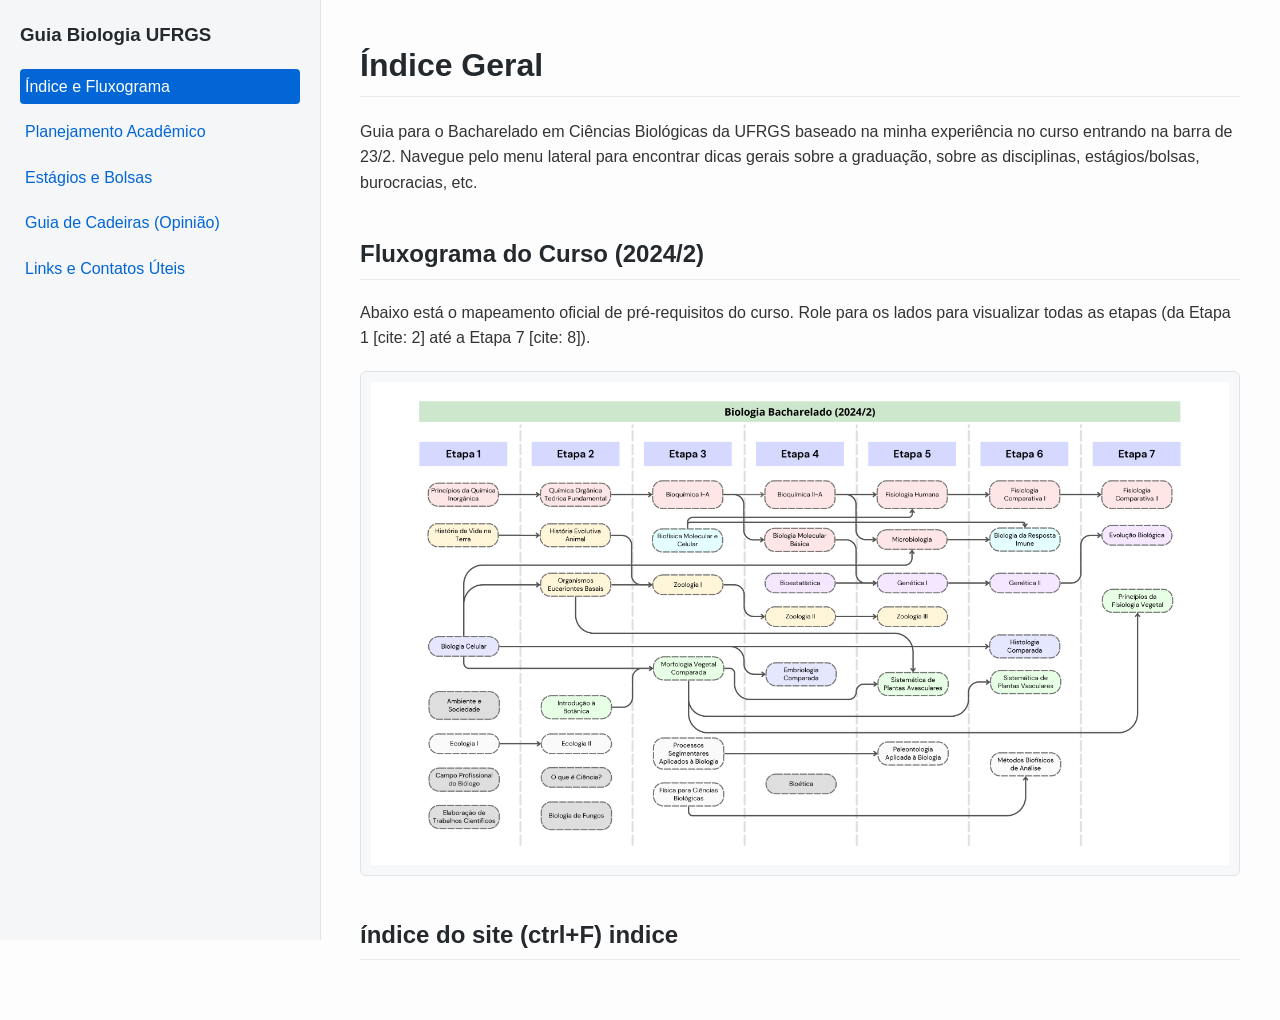
<file: index.html>
<!DOCTYPE html>
<html lang="pt-BR">
<head>
    <meta charset="UTF-8">
    <meta name="viewport" content="width=device-width, initial-scale=1.0">
    <title>Guia Biologia UFRGS - Índice</title>
    <link rel="stylesheet" href="style.css">

</head>
<body>
    <button class="menu-toggle" id="btnMenu">☰ Menu</button>
    <div class="sidebar">
        <h3>Guia Biologia UFRGS</h3>
        <ul>
            <li><a href="index.html" class="active">Índice e Fluxograma</a></li>
            <li><a href="planejamento.html">Planejamento Acadêmico</a></li>
            <li><a href="estagios.html">Estágios e Bolsas</a></li>
            <li><a href="cadeiras.html">Guia de Cadeiras (Opinião)</a></li>
            <li><a href="contatos.html">Links e Contatos Úteis</a></li>
        </ul>
    </div>

    <div class="content">
        <h1>Índice Geral</h1>
        <p>Guia para o Bacharelado em Ciências Biológicas da UFRGS baseado na minha experiência no curso entrando na barra de 23/2. Navegue pelo menu lateral para encontrar dicas gerais sobre a graduação, sobre as disciplinas, estágios/bolsas, burocracias, etc.</p>

        <h2>Fluxograma do Curso (2024/2)</h2>
        <p>Abaixo está o mapeamento oficial de pré-requisitos do curso. Role para os lados para visualizar todas as etapas (da Etapa 1 [cite: 2] até a Etapa 7 [cite: 8]).</p>
        
        <div class="flowchart-container">
            <img src="FluxogramaBiologiaBacharelado.jpg" alt="Fluxograma de pré-requisitos Biologia UFRGS Bacharelado 2024/2">
        </div>
        <h2>
            índice do site (ctrl+F)
            <span>indice</span>
        </h2>
    </div>

</body>
</html>
</file>
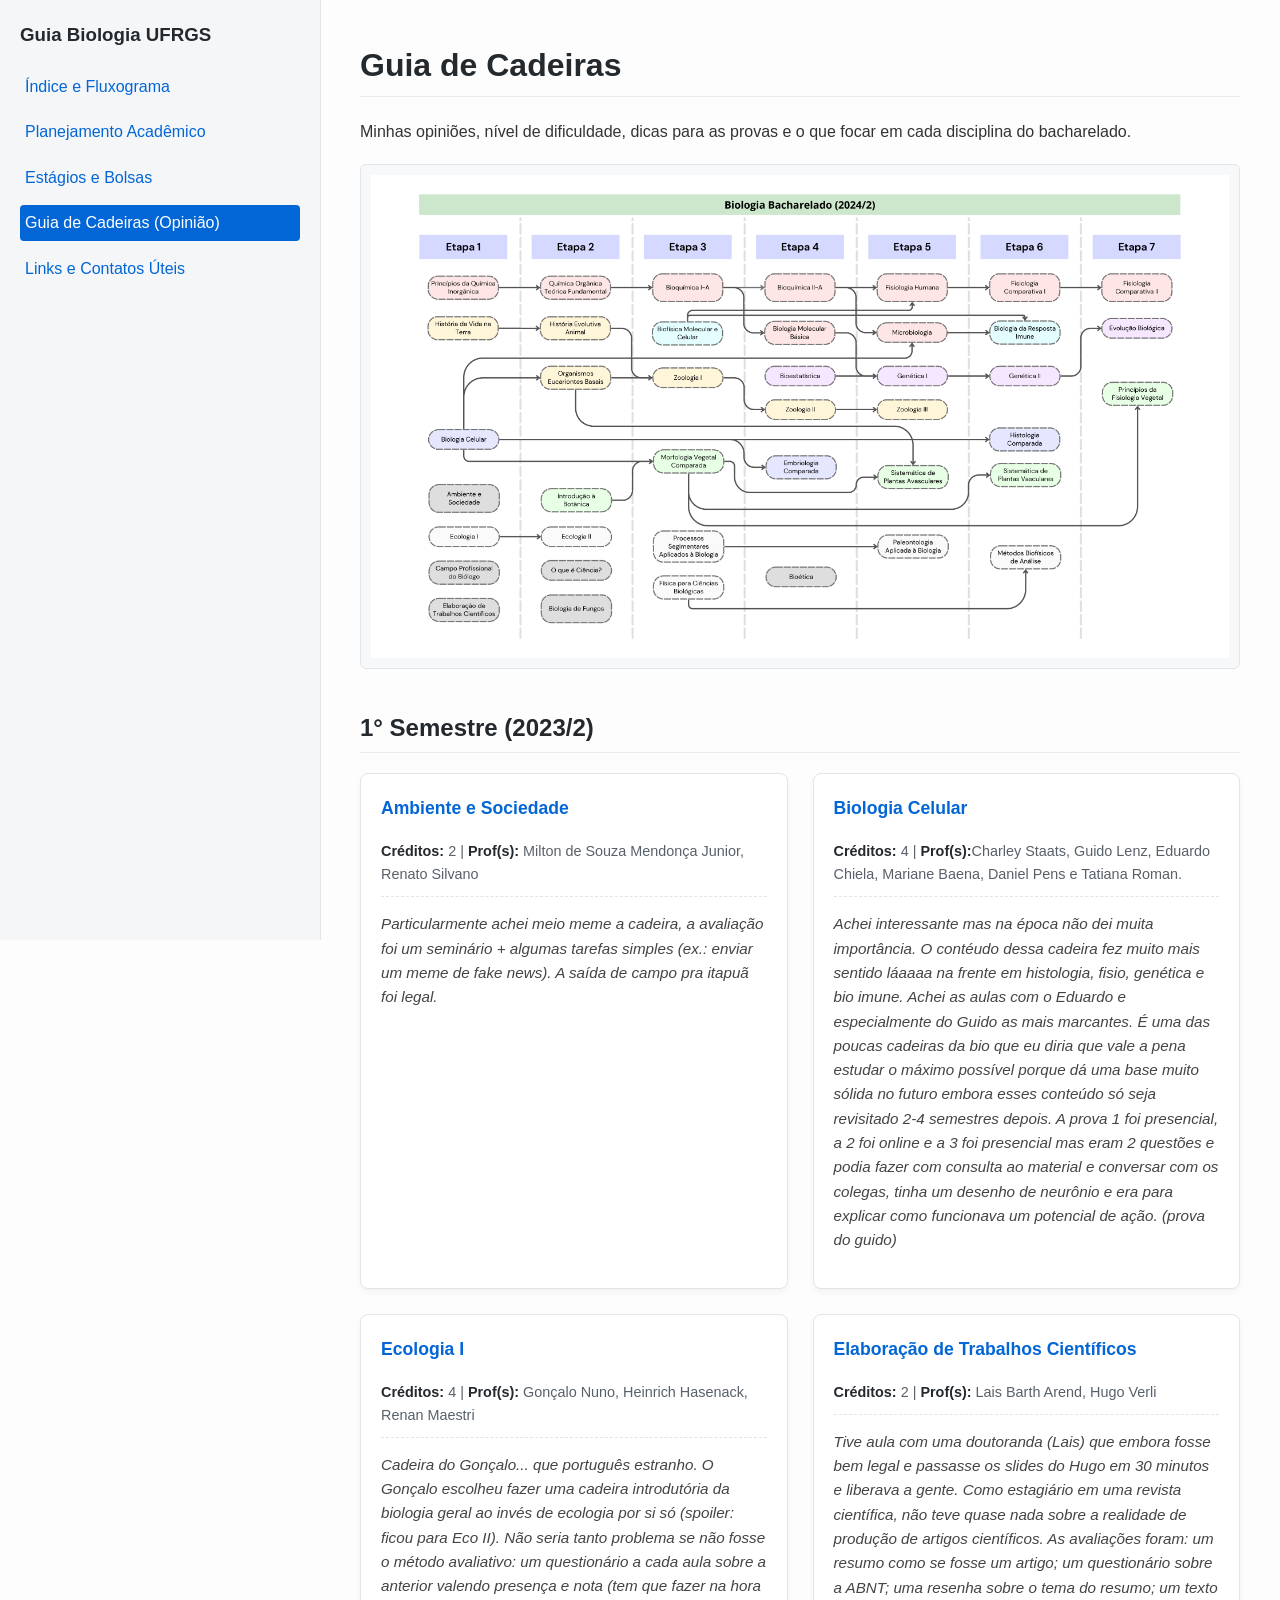
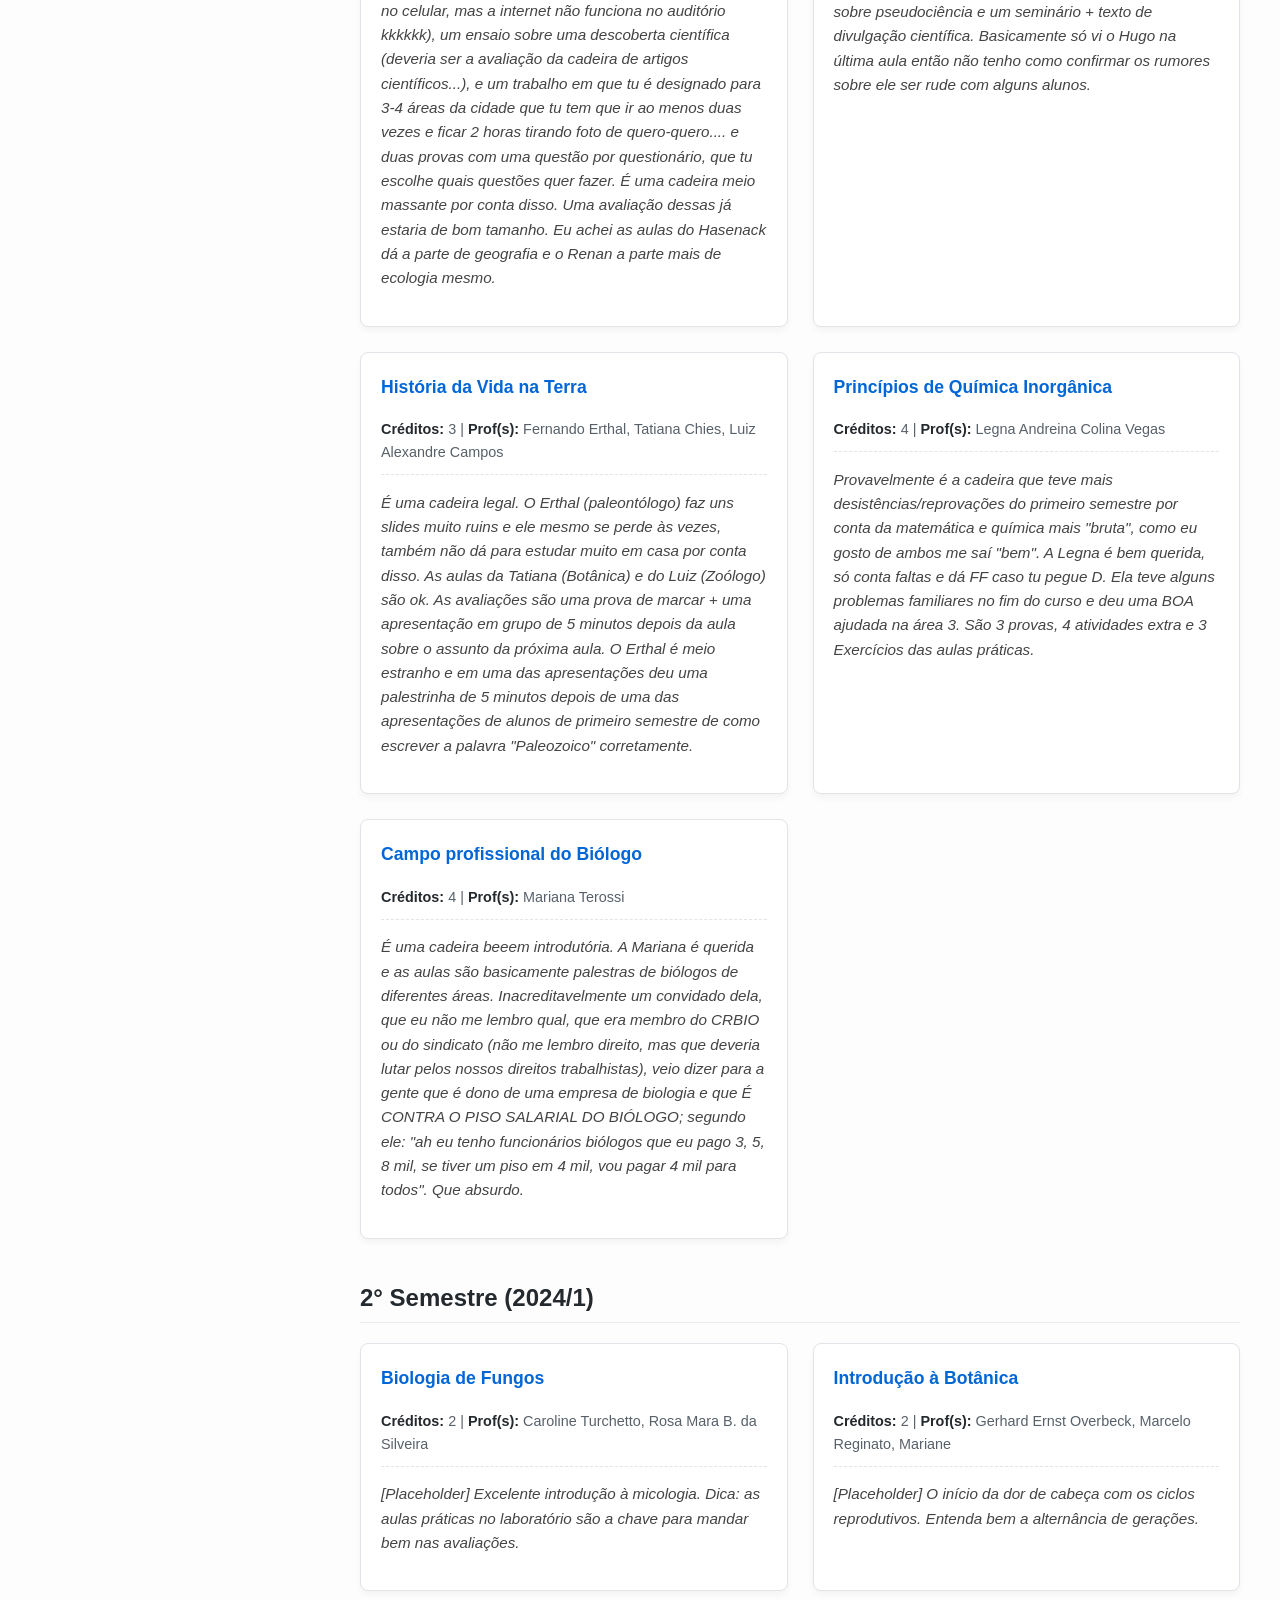
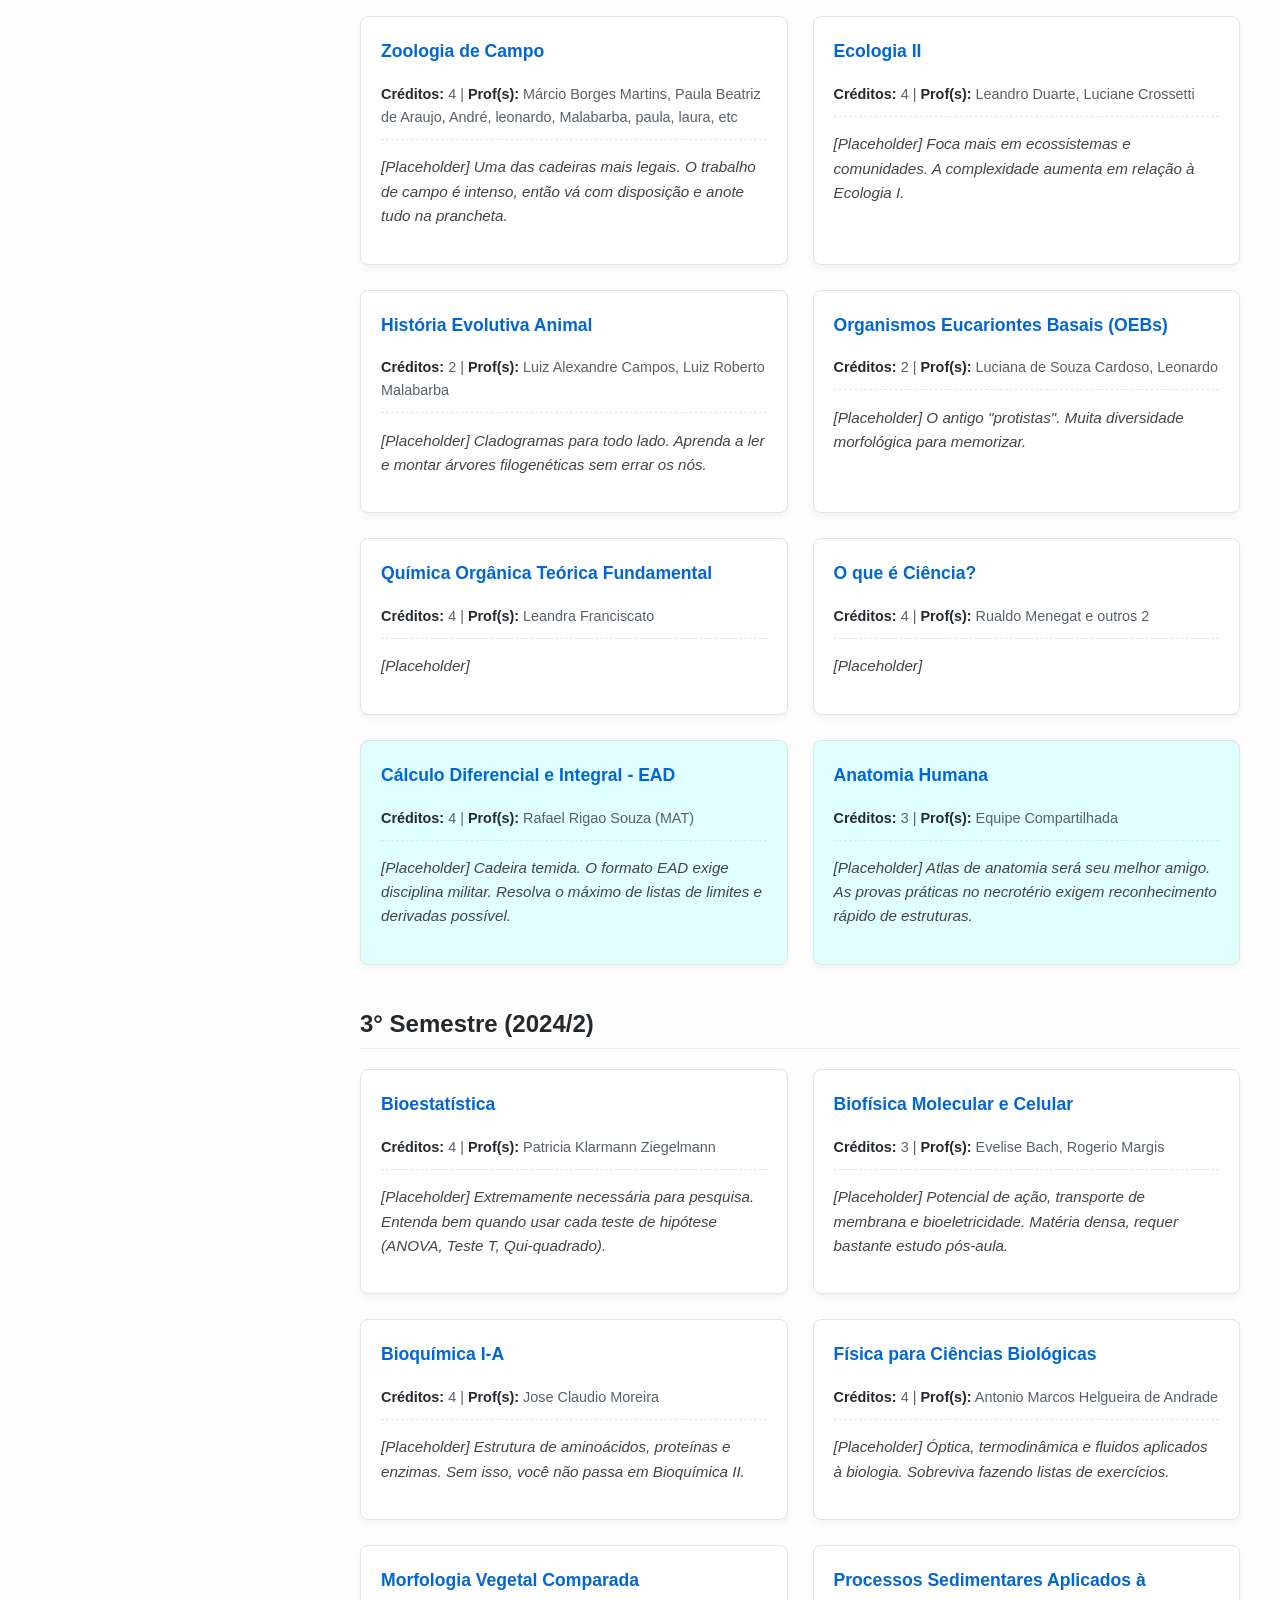
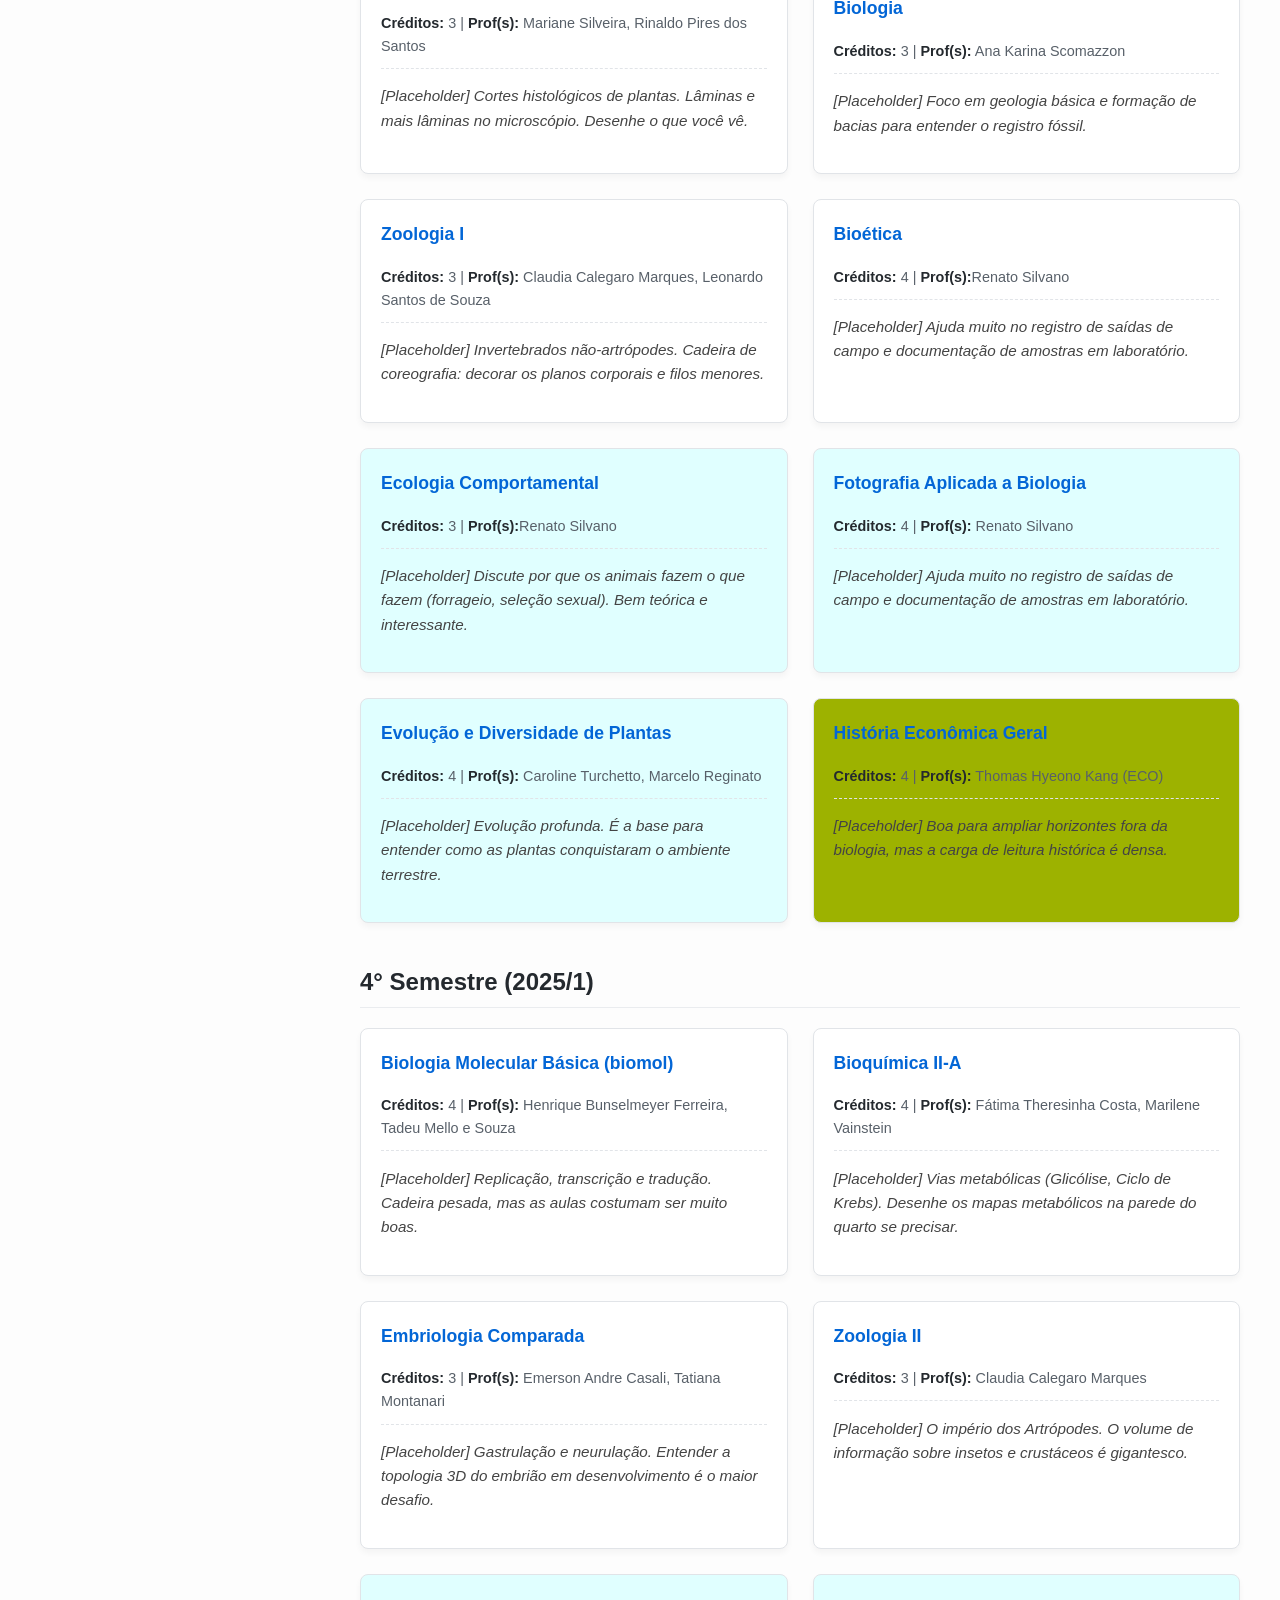
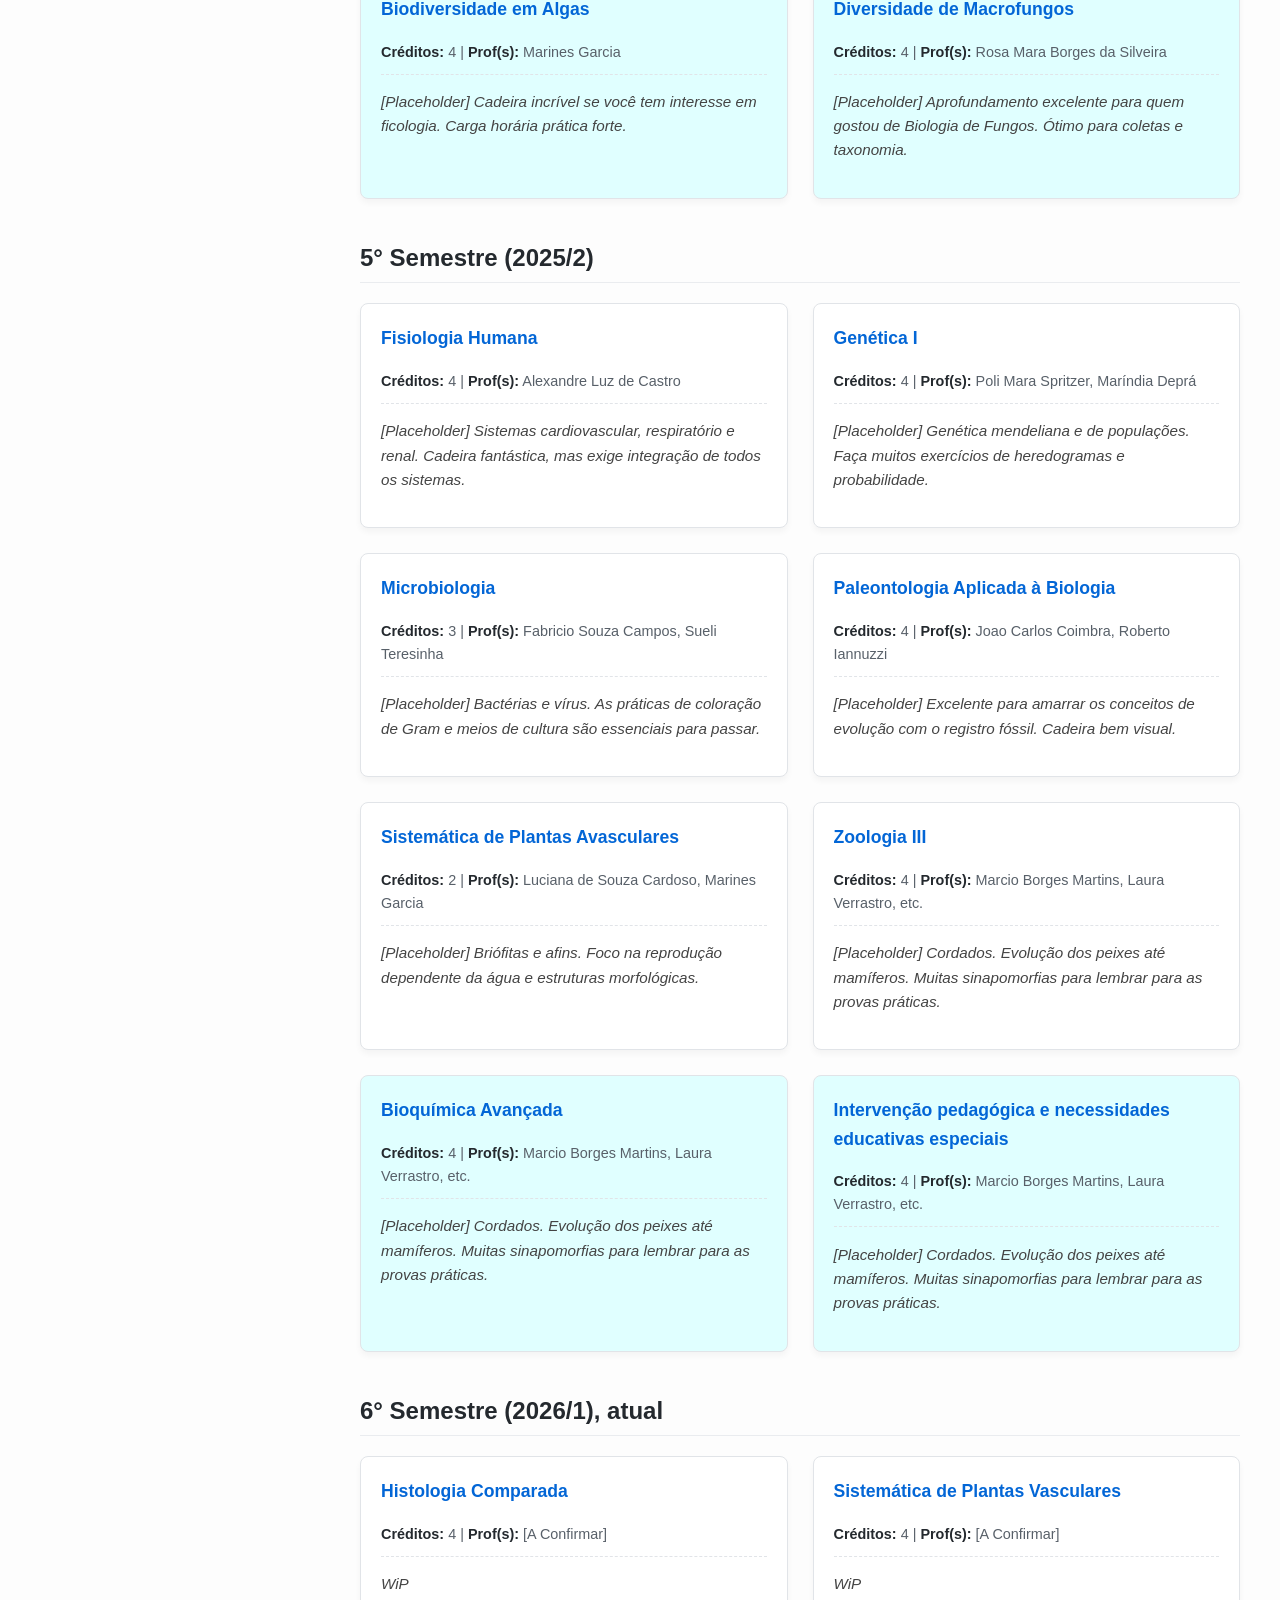
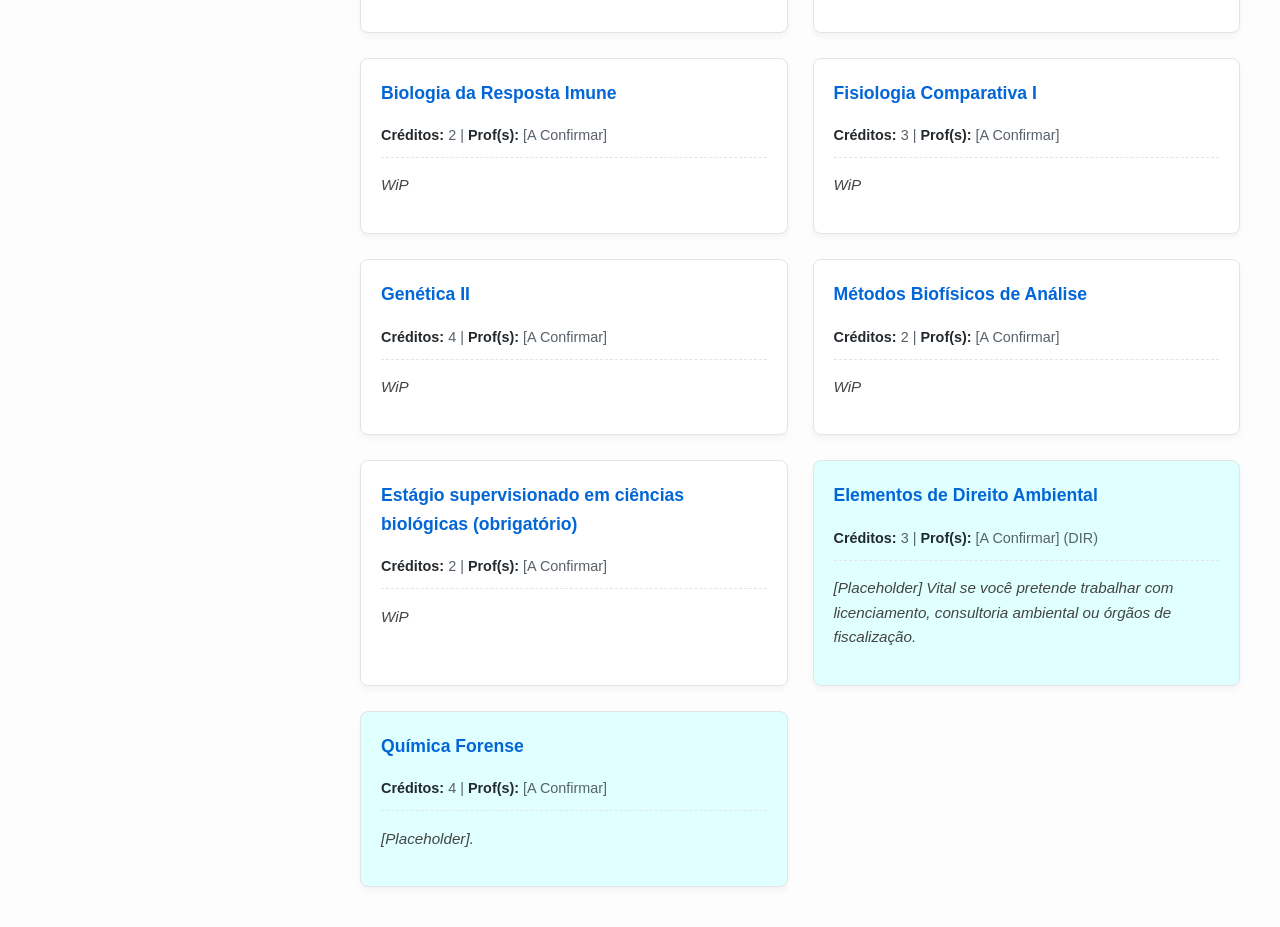
<file: cadeiras.html>
<!DOCTYPE html>
<html lang="pt-BR">
<head>
    <meta charset="UTF-8">
    <meta name="viewport" content="width=device-width, initial-scale=1.0">
    <title>Guia Biologia UFRGS - Cadeiras</title>
    <link rel="stylesheet" href="style.css">
</head>
<body>

    <button class="menu-toggle" id="btnMenu">☰ Menu</button>
    <div class="sidebar">
        <h3>Guia Biologia UFRGS</h3>
        <ul>
            <li><a href="index.html">Índice e Fluxograma</a></li>
            <li><a href="planejamento.html">Planejamento Acadêmico</a></li>
            <li><a href="estagios.html">Estágios e Bolsas</a></li>
            <li><a href="cadeiras.html" class="active">Guia de Cadeiras (Opinião)</a></li>
            <li><a href="contatos.html">Links e Contatos Úteis</a></li>
        </ul>
    </div>

    <div class="content">
        <h1>Guia de Cadeiras</h1>
        <p>Minhas opiniões, nível de dificuldade, dicas para as provas e o que focar em cada disciplina do bacharelado.</p>
        <div class="flowchart-container">
            <img src="FluxogramaBiologiaBacharelado.jpg" alt="Fluxograma de pré-requisitos Biologia UFRGS Bacharelado 2024/2">
        </div>
        <h2>1° Semestre (2023/2)</h2>
        <div class="grid-container">
            <div class="card">
                <h3>Ambiente e Sociedade</h3>
                <div class="info"><strong>Créditos:</strong> 2 | <strong>Prof(s):</strong> Milton de Souza Mendonça Junior, Renato Silvano</div>
                <p><em>Particularmente achei meio meme a cadeira, a avaliação foi um seminário + algumas tarefas simples (ex.: enviar um meme de fake news). A saída de campo pra itapuã foi legal. </em></p>
            </div>
            <div class="card">
                <h3>Biologia Celular</h3>
                <div class="info"><strong>Créditos:</strong> 4 | <strong>Prof(s):</strong>Charley Staats, Guido Lenz, Eduardo Chiela, Mariane Baena, Daniel Pens e Tatiana Roman.</div>
                <p><em>Achei interessante mas na época não dei muita importância. O contéudo dessa cadeira fez muito mais sentido láaaaa na frente em histologia, fisio, genética e bio imune. Achei as aulas com o Eduardo e especialmente do Guido as mais marcantes. É uma das poucas cadeiras da bio que eu diria que vale a pena estudar o máximo possível porque dá uma base muito sólida no futuro embora esses conteúdo só seja revisitado 2-4 semestres depois. A prova 1 foi presencial, a 2 foi online e a 3 foi presencial mas eram 2 questões e podia fazer com consulta ao material e conversar com os colegas, tinha um desenho de neurônio e era para explicar como funcionava um potencial de ação. (prova do guido)   </em></p>
            </div>
            <div class="card">
                <h3>Ecologia I</h3>
                <div class="info"><strong>Créditos:</strong> 4 | <strong>Prof(s):</strong> Gonçalo Nuno, Heinrich Hasenack, Renan Maestri</div>
                <p><em>Cadeira do Gonçalo... que português estranho. O Gonçalo escolheu fazer uma cadeira introdutória da biologia geral ao invés de ecologia por si só (spoiler: ficou para Eco II). Não seria tanto problema se não fosse o método avaliativo: um questionário a cada aula sobre a anterior valendo presença e nota (tem que fazer na hora no celular, mas a internet não funciona no auditório kkkkkk), um ensaio sobre uma descoberta científica (deveria ser a avaliação da cadeira de artigos científicos...), e um trabalho em que tu é designado para 3-4 áreas da cidade que tu tem que ir ao menos duas vezes e ficar 2 horas tirando foto de quero-quero.... e duas provas com uma questão por questionário, que tu escolhe quais questões quer fazer. É uma cadeira meio massante por conta disso. Uma avaliação dessas já estaria de bom tamanho. Eu achei as aulas do Hasenack dá a parte de geografia e o Renan a parte mais de ecologia mesmo. </em></p>
            </div>
            <div class="card">
                <h3>Elaboração de Trabalhos Científicos</h3>
                <div class="info"><strong>Créditos:</strong> 2 | <strong>Prof(s):</strong> Lais Barth Arend, Hugo Verli</div>
                <p><em>Tive aula com uma doutoranda (Lais) que embora fosse bem legal e passasse os slides do Hugo em 30 minutos e liberava a gente. Como estagiário em uma revista científica, não teve quase nada sobre a realidade de produção de artigos científicos. As avaliações foram: um resumo como se fosse um artigo; um questionário sobre a ABNT; uma resenha sobre o tema do resumo; um texto sobre pseudociência e um seminário + texto de divulgação científica. Basicamente só vi o Hugo na última aula então não tenho como confirmar os rumores sobre ele ser rude com alguns alunos.</em></p>
            </div>
            <div class="card">
                <h3>História da Vida na Terra</h3>
                <div class="info"><strong>Créditos:</strong> 3 | <strong>Prof(s):</strong> Fernando Erthal, Tatiana Chies, Luiz Alexandre Campos</div>
                <p><em>É uma cadeira legal. O Erthal (paleontólogo) faz uns slides muito ruins e ele mesmo se perde às vezes, também não dá para estudar muito em casa por conta disso. As aulas da Tatiana (Botânica) e do Luiz (Zoólogo) são ok. As avaliações são uma prova de marcar + uma apresentação em grupo de 5 minutos depois da aula sobre o assunto da próxima aula. O Erthal é meio estranho e em uma das apresentações deu uma palestrinha de 5 minutos depois de uma das apresentações de alunos de primeiro semestre de como escrever a palavra "Paleozoico" corretamente.</em></p>
            </div>
            <div class="card">
                <h3>Princípios de Química Inorgânica</h3>
                <div class="info"><strong>Créditos:</strong> 4 | <strong>Prof(s):</strong> Legna Andreina Colina Vegas</div>
                <p><em>Provavelmente é a cadeira que teve mais desistências/reprovações do primeiro semestre por conta da matemática e química mais "bruta", como eu gosto de ambos me saí "bem". A Legna é bem querida, só conta faltas e dá FF caso tu pegue D. Ela teve alguns problemas familiares no fim do curso e deu uma BOA ajudada na área 3. São 3 provas, 4 atividades extra e 3 Exercícios das aulas práticas. </em></p>
            </div>
            <div class="card">
                <h3>Campo profissional do Biólogo</h3>
                <div class="info"><strong>Créditos:</strong> 4 | <strong>Prof(s):</strong> Mariana Terossi</div>
                <p><em>É uma cadeira beeem introdutória. A Mariana é querida e as aulas são basicamente palestras de biólogos de diferentes áreas. Inacreditavelmente um convidado dela, que eu não me lembro qual, que era membro do CRBIO ou do sindicato (não me lembro direito, mas que deveria lutar pelos nossos direitos trabalhistas), veio dizer para a gente que é dono de uma empresa de biologia e que É CONTRA O PISO SALARIAL DO BIÓLOGO; segundo ele: "ah eu tenho funcionários biólogos que eu pago 3, 5, 8 mil, se tiver um piso em 4 mil, vou pagar 4 mil para todos". Que absurdo. </em></p>
            </div>
        </div>

        <h2>2° Semestre (2024/1)</h2>
        <div class="grid-container">
            <div class="card">
                <h3>Biologia de Fungos</h3>
                <div class="info"><strong>Créditos:</strong> 2 | <strong>Prof(s):</strong> Caroline Turchetto, Rosa Mara B. da Silveira</div>
                <p><em>[Placeholder] Excelente introdução à micologia. Dica: as aulas práticas no laboratório são a chave para mandar bem nas avaliações.</em></p>
            </div>
            <div class="card">
                <h3>Introdução à Botânica</h3>
                <div class="info"><strong>Créditos:</strong> 2 | <strong>Prof(s):</strong> Gerhard Ernst Overbeck, Marcelo Reginato, Mariane</div>
                <p><em>[Placeholder] O início da dor de cabeça com os ciclos reprodutivos. Entenda bem a alternância de gerações.</em></p>
            </div>
            <div class="card">
                <h3>Zoologia de Campo</h3>
                <div class="info"><strong>Créditos:</strong> 4 | <strong>Prof(s):</strong> Márcio Borges Martins, Paula Beatriz de Araujo, André, leonardo, Malabarba, paula, laura, etc</div>
                <p><em>[Placeholder] Uma das cadeiras mais legais. O trabalho de campo é intenso, então vá com disposição e anote tudo na prancheta.</em></p>
            </div>
            <div class="card">
                <h3>Ecologia II</h3>
                <div class="info"><strong>Créditos:</strong> 4 | <strong>Prof(s):</strong> Leandro Duarte, Luciane Crossetti</div>
                <p><em>[Placeholder] Foca mais em ecossistemas e comunidades. A complexidade aumenta em relação à Ecologia I.</em></p>
            </div>
            <div class="card">
                <h3>História Evolutiva Animal</h3>
                <div class="info"><strong>Créditos:</strong> 2 | <strong>Prof(s):</strong> Luiz Alexandre Campos, Luiz Roberto Malabarba</div>
                <p><em>[Placeholder] Cladogramas para todo lado. Aprenda a ler e montar árvores filogenéticas sem errar os nós.</em></p>
            </div>
            <div class="card">
                <h3>Organismos Eucariontes Basais (OEBs)</h3>
                <div class="info"><strong>Créditos:</strong> 2 | <strong>Prof(s):</strong> Luciana de Souza Cardoso, Leonardo</div>
                <p><em>[Placeholder] O antigo "protistas". Muita diversidade morfológica para memorizar.</em></p>
            </div>
            <div class="card">
                <h3>Química Orgânica Teórica Fundamental</h3>
                <div class="info"><strong>Créditos:</strong> 4 | <strong>Prof(s):</strong> Leandra Franciscato</div>
                <p><em>[Placeholder]</em></p>
            </div>
            <div class="card">
                <h3>O que é Ciência?</h3>
                <div class="info"><strong>Créditos:</strong> 4 | <strong>Prof(s):</strong> Rualdo Menegat e outros 2</div>
                <p><em>[Placeholder]</em></p>
            </div>
                <div class="card eletiva">
                <h3>Cálculo Diferencial e Integral - EAD</h3>
                <div class="info"><strong>Créditos:</strong> 4 | <strong>Prof(s):</strong> Rafael Rigao Souza (MAT)</div>
                <p><em>[Placeholder] Cadeira temida. O formato EAD exige disciplina militar. Resolva o máximo de listas de limites e derivadas possível.</em></p>
            </div>
            <div class="card eletiva">
                <h3>Anatomia Humana</h3>
                <div class="info"><strong>Créditos:</strong> 3 | <strong>Prof(s):</strong> Equipe Compartilhada</div>
                <p><em>[Placeholder] Atlas de anatomia será seu melhor amigo. As provas práticas no necrotério exigem reconhecimento rápido de estruturas.</em></p>
            </div>
        </div>

        <h2>3° Semestre (2024/2)</h2>
        <div class="grid-container">
            <div class="card">
                <h3>Bioestatística</h3>
                <div class="info"><strong>Créditos:</strong> 4 | <strong>Prof(s):</strong> Patricia Klarmann Ziegelmann</div>
                <p><em>[Placeholder] Extremamente necessária para pesquisa. Entenda bem quando usar cada teste de hipótese (ANOVA, Teste T, Qui-quadrado).</em></p>
            </div>
            <div class="card">
                <h3>Biofísica Molecular e Celular</h3>
                <div class="info"><strong>Créditos:</strong> 3 | <strong>Prof(s):</strong> Evelise Bach, Rogerio Margis</div>
                <p><em>[Placeholder] Potencial de ação, transporte de membrana e bioeletricidade. Matéria densa, requer bastante estudo pós-aula.</em></p>
            </div>
            <div class="card">
                <h3>Bioquímica I-A</h3>
                <div class="info"><strong>Créditos:</strong> 4 | <strong>Prof(s):</strong> Jose Claudio Moreira</div>
                <p><em>[Placeholder] Estrutura de aminoácidos, proteínas e enzimas. Sem isso, você não passa em Bioquímica II.</em></p>
            </div>
            <div class="card">
                <h3>Física para Ciências Biológicas</h3>
                <div class="info"><strong>Créditos:</strong> 4 | <strong>Prof(s):</strong> Antonio Marcos Helgueira de Andrade</div>
                <p><em>[Placeholder] Óptica, termodinâmica e fluidos aplicados à biologia. Sobreviva fazendo listas de exercícios.</em></p>
            </div>
            <div class="card">
                <h3>Morfologia Vegetal Comparada</h3>
                <div class="info"><strong>Créditos:</strong> 3 | <strong>Prof(s):</strong> Mariane Silveira, Rinaldo Pires dos Santos</div>
                <p><em>[Placeholder] Cortes histológicos de plantas. Lâminas e mais lâminas no microscópio. Desenhe o que você vê.</em></p>
            </div>
            <div class="card">
                <h3>Processos Sedimentares Aplicados à Biologia</h3>
                <div class="info"><strong>Créditos:</strong> 3 | <strong>Prof(s):</strong> Ana Karina Scomazzon</div>
                <p><em>[Placeholder] Foco em geologia básica e formação de bacias para entender o registro fóssil.</em></p>
            </div>
            <div class="card">
                <h3>Zoologia I</h3>
                <div class="info"><strong>Créditos:</strong> 3 | <strong>Prof(s):</strong> Claudia Calegaro Marques, Leonardo Santos de Souza</div>
                <p><em>[Placeholder] Invertebrados não-artrópodes. Cadeira de coreografia: decorar os planos corporais e filos menores.</em></p>
            </div>
            <div class="card">
                <h3>Bioética</h3>
                <div class="info"><strong>Créditos:</strong> 4 | <strong>Prof(s):</strong>Renato Silvano</div>
                <p><em>[Placeholder] Ajuda muito no registro de saídas de campo e documentação de amostras em laboratório.</em></p>
            </div>
            <div class="card eletiva">
                <h3>Ecologia Comportamental</h3>
                <div class="info"><strong>Créditos:</strong> 3 | <strong>Prof(s):</strong>Renato Silvano</div>
                <p><em>[Placeholder] Discute por que os animais fazem o que fazem (forrageio, seleção sexual). Bem teórica e interessante.</em></p>
            </div>
            <div class="card eletiva">
                <h3>Fotografia Aplicada a Biologia</h3>
                <div class="info"><strong>Créditos:</strong> 4 | <strong>Prof(s):</strong> Renato Silvano</div>
                <p><em>[Placeholder] Ajuda muito no registro de saídas de campo e documentação de amostras em laboratório.</em></p>
            </div>
            <div class="card eletiva">
                <h3>Evolução e Diversidade de Plantas</h3>
                <div class="info"><strong>Créditos:</strong> 4 | <strong>Prof(s):</strong> Caroline Turchetto, Marcelo Reginato</div>
                <p><em>[Placeholder] Evolução profunda. É a base para entender como as plantas conquistaram o ambiente terrestre.</em></p>
            </div>
            <div class="card extracurricular">
                <h3>História Econômica Geral</h3>
                <div class="info"><strong>Créditos:</strong> 4 | <strong>Prof(s):</strong> Thomas Hyeono Kang (ECO)</div>
                <p><em>[Placeholder] Boa para ampliar horizontes fora da biologia, mas a carga de leitura histórica é densa.</em></p>
            </div>
        </div>

        <h2>4° Semestre (2025/1)</h2>
        <div class="grid-container">
            <div class="card">
                <h3>Biologia Molecular Básica (biomol)</h3>
                <div class="info"><strong>Créditos:</strong> 4 | <strong>Prof(s):</strong> Henrique Bunselmeyer Ferreira, Tadeu Mello e Souza</div>
                <p><em>[Placeholder] Replicação, transcrição e tradução. Cadeira pesada, mas as aulas costumam ser muito boas.</em></p>
            </div>
            <div class="card">
                <h3>Bioquímica II-A</h3>
                <div class="info"><strong>Créditos:</strong> 4 | <strong>Prof(s):</strong> Fátima Theresinha Costa, Marilene Vainstein</div>
                <p><em>[Placeholder] Vias metabólicas (Glicólise, Ciclo de Krebs). Desenhe os mapas metabólicos na parede do quarto se precisar.</em></p>
            </div>
            <div class="card">
                <h3>Embriologia Comparada</h3>
                <div class="info"><strong>Créditos:</strong> 3 | <strong>Prof(s):</strong> Emerson Andre Casali, Tatiana Montanari</div>
                <p><em>[Placeholder] Gastrulação e neurulação. Entender a topologia 3D do embrião em desenvolvimento é o maior desafio.</em></p>
            </div>
            <div class="card">
                <h3>Zoologia II</h3>
                <div class="info"><strong>Créditos:</strong> 3 | <strong>Prof(s):</strong> Claudia Calegaro Marques</div>
                <p><em>[Placeholder] O império dos Artrópodes. O volume de informação sobre insetos e crustáceos é gigantesco.</em></p>
            </div>
            <div class="card eletiva">
                <h3>Biodiversidade em Algas</h3>
                <div class="info"><strong>Créditos:</strong> 4 | <strong>Prof(s):</strong> Marines Garcia</div>
                <p><em>[Placeholder] Cadeira incrível se você tem interesse em ficologia. Carga horária prática forte.</em></p>
            </div>
            <div class="card eletiva">
                <h3>Diversidade de Macrofungos</h3>
                <div class="info"><strong>Créditos:</strong> 4 | <strong>Prof(s):</strong> Rosa Mara Borges da Silveira</div>
                <p><em>[Placeholder] Aprofundamento excelente para quem gostou de Biologia de Fungos. Ótimo para coletas e taxonomia.</em></p>
            </div>
        </div>

        <h2>5° Semestre (2025/2)</h2>
        <div class="grid-container">
            <div class="card">
                <h3>Fisiologia Humana</h3>
                <div class="info"><strong>Créditos:</strong> 4 | <strong>Prof(s):</strong> Alexandre Luz de Castro</div>
                <p><em>[Placeholder] Sistemas cardiovascular, respiratório e renal. Cadeira fantástica, mas exige integração de todos os sistemas.</em></p>
            </div>
            <div class="card">
                <h3>Genética I</h3>
                <div class="info"><strong>Créditos:</strong> 4 | <strong>Prof(s):</strong> Poli Mara Spritzer, Maríndia Deprá</div>
                <p><em>[Placeholder] Genética mendeliana e de populações. Faça muitos exercícios de heredogramas e probabilidade.</em></p>
            </div>
            <div class="card">
                <h3>Microbiologia</h3>
                <div class="info"><strong>Créditos:</strong> 3 | <strong>Prof(s):</strong> Fabricio Souza Campos, Sueli Teresinha</div>
                <p><em>[Placeholder] Bactérias e vírus. As práticas de coloração de Gram e meios de cultura são essenciais para passar.</em></p>
            </div>
            <div class="card">
                <h3>Paleontologia Aplicada à Biologia</h3>
                <div class="info"><strong>Créditos:</strong> 4 | <strong>Prof(s):</strong> Joao Carlos Coimbra, Roberto Iannuzzi</div>
                <p><em>[Placeholder] Excelente para amarrar os conceitos de evolução com o registro fóssil. Cadeira bem visual.</em></p>
            </div>
            <div class="card">
                <h3>Sistemática de Plantas Avasculares</h3>
                <div class="info"><strong>Créditos:</strong> 2 | <strong>Prof(s):</strong> Luciana de Souza Cardoso, Marines Garcia</div>
                <p><em>[Placeholder] Briófitas e afins. Foco na reprodução dependente da água e estruturas morfológicas.</em></p>
            </div>
            <div class="card">
                <h3>Zoologia III</h3>
                <div class="info"><strong>Créditos:</strong> 4 | <strong>Prof(s):</strong> Marcio Borges Martins, Laura Verrastro, etc.</div>
                <p><em>[Placeholder] Cordados. Evolução dos peixes até mamíferos. Muitas sinapomorfias para lembrar para as provas práticas.</em></p>
            </div>
            <div class="card eletiva">
                <h3>Bioquímica Avançada</h3>
                <div class="info"><strong>Créditos:</strong> 4 | <strong>Prof(s):</strong> Marcio Borges Martins, Laura Verrastro, etc.</div>
                <p><em>[Placeholder] Cordados. Evolução dos peixes até mamíferos. Muitas sinapomorfias para lembrar para as provas práticas.</em></p>
            </div>
             <div class="card eletiva">
                <h3>Intervenção pedagógica e necessidades educativas especiais</h3>
                <div class="info"><strong>Créditos:</strong> 4 | <strong>Prof(s):</strong> Marcio Borges Martins, Laura Verrastro, etc.</div>
                <p><em>[Placeholder] Cordados. Evolução dos peixes até mamíferos. Muitas sinapomorfias para lembrar para as provas práticas.</em></p>
            </div>
        </div>

        <h2>6° Semestre (2026/1), atual</h2>
        <div class="grid-container">
            <div class="card">
                <h3>Histologia Comparada</h3>
                <div class="info"><strong>Créditos:</strong> 4 | <strong>Prof(s):</strong> [A Confirmar]</div>
                <p><em>WiP</em></p>
            </div>
            <div class="card">
                <h3>Sistemática de Plantas Vasculares</h3>
                <div class="info"><strong>Créditos:</strong> 4 | <strong>Prof(s):</strong> [A Confirmar]</div>
                <p><em>WiP</em></p>
            </div>
            <div class="card">
                <h3>Biologia da Resposta Imune</h3>
                <div class="info"><strong>Créditos:</strong> 2 | <strong>Prof(s):</strong> [A Confirmar]</div>
                <p><em>WiP</em></p>
            </div>
            <div class="card">
                <h3>Fisiologia Comparativa I</h3>
                <div class="info"><strong>Créditos:</strong> 3 | <strong>Prof(s):</strong> [A Confirmar]</div>
                <p><em>WiP</em></p>
            </div>
            <div class="card">
                <h3>Genética II</h3>
                <div class="info"><strong>Créditos:</strong> 4 | <strong>Prof(s):</strong> [A Confirmar]</div>
                <p><em>WiP</em></p>
            </div>
            <div class="card">
                <h3>Métodos Biofísicos de Análise</h3>
                <div class="info"><strong>Créditos:</strong> 2 | <strong>Prof(s):</strong> [A Confirmar]</div>
                <p><em>WiP</em></p>
            </div>
            <div class="card">
                <h3>Estágio supervisionado em ciências biológicas (obrigatório)</h3>
                <div class="info"><strong>Créditos:</strong> 2 | <strong>Prof(s):</strong> [A Confirmar]</div>
                <p><em>WiP</em></p>
            </div>
            <div class="card eletiva">
                <h3>Elementos de Direito Ambiental</h3>
                <div class="info"><strong>Créditos:</strong> 3 | <strong>Prof(s):</strong> [A Confirmar] (DIR)</div>
                <p><em>[Placeholder] Vital se você pretende trabalhar com licenciamento, consultoria ambiental ou órgãos de fiscalização.</em></p>
            </div>
            <div class="card eletiva">
                <h3>Química Forense</h3>
                <div class="info"><strong>Créditos:</strong> 4 | <strong>Prof(s):</strong> [A Confirmar]</div>
                <p><em>[Placeholder].</em></p>
            </div>
        </div>
    </div>
</body>
</html>
</file>
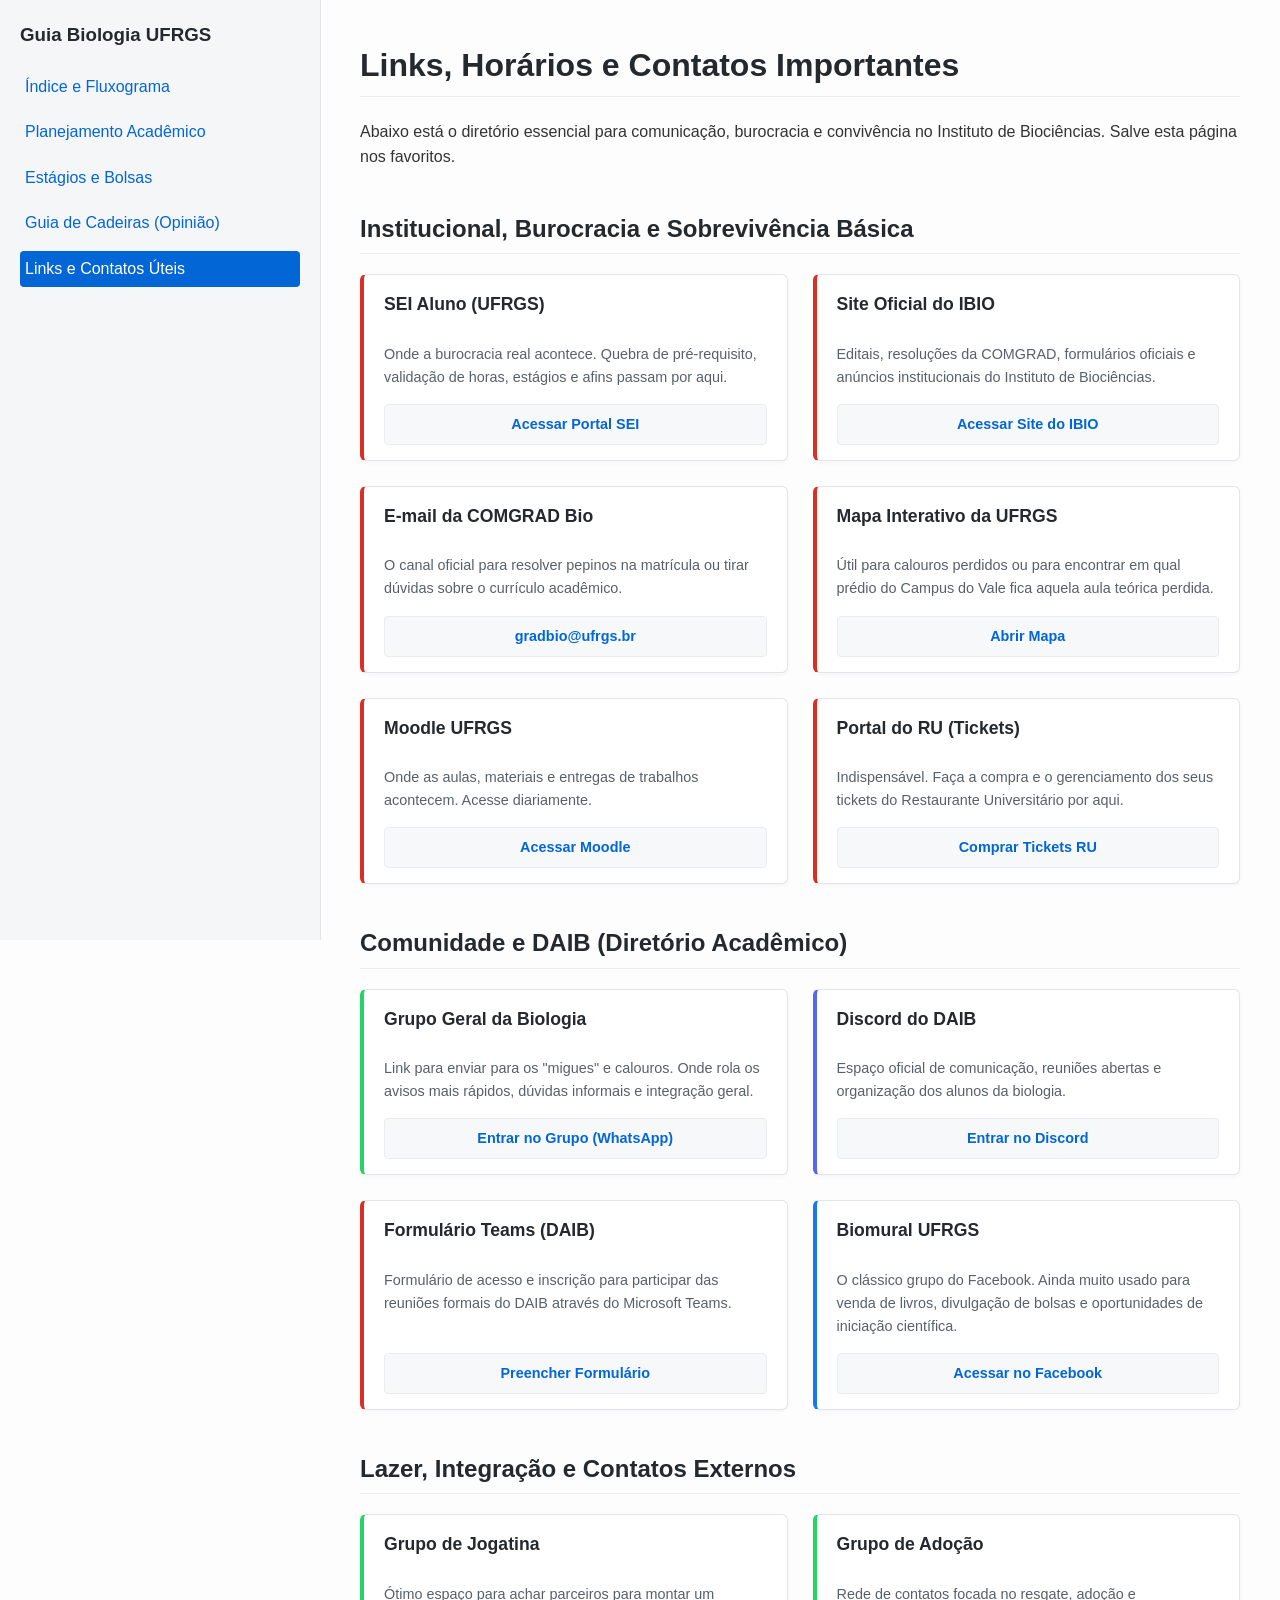
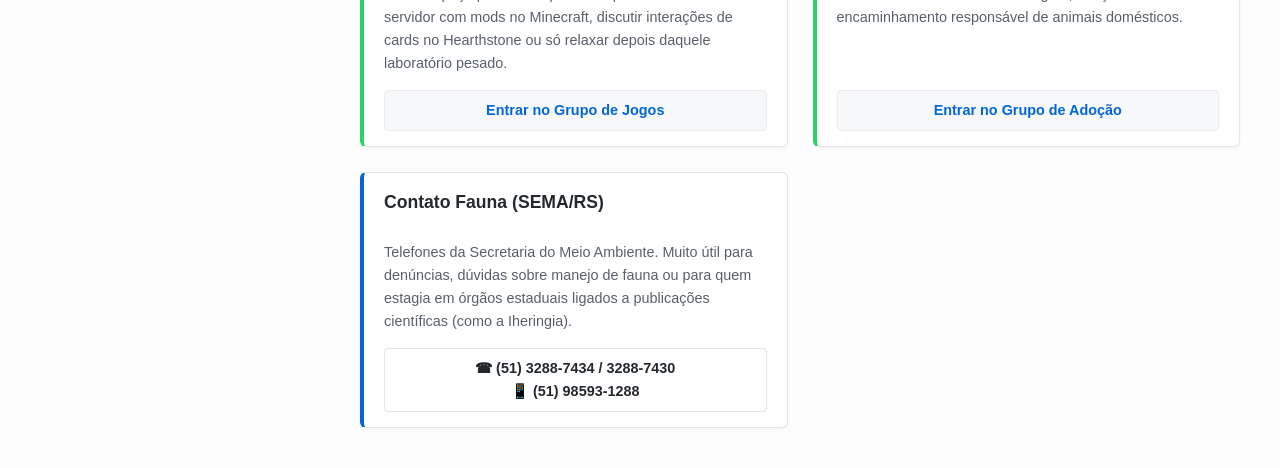
<file: contatos.html>
<!DOCTYPE html>
<html lang="pt-BR">
<head>
    <meta charset="UTF-8">
    <meta name="viewport" content="width=device-width, initial-scale=1.0">
    <title>Guia Biologia UFRGS - Contatos</title>
    <link rel="stylesheet" href="style.css">

</head>
<body>

    <button class="menu-toggle" id="btnMenu">☰ Menu</button>
    <div class="sidebar">
        <h3>Guia Biologia UFRGS</h3>
        <ul>
            <li><a href="index.html">Índice e Fluxograma</a></li>
            <li><a href="planejamento.html">Planejamento Acadêmico</a></li>
            <li><a href="estagios.html">Estágios e Bolsas</a></li>
            <li><a href="cadeiras.html">Guia de Cadeiras (Opinião)</a></li>
            <li><a href="contatos.html" class="active">Links e Contatos Úteis</a></li>
        </ul>
    </div>

    <div class="content">
        <h1>Links, Horários e Contatos Importantes</h1>
        <p>Abaixo está o diretório essencial para comunicação, burocracia e convivência no Instituto de Biociências. Salve esta página nos favoritos.</p>

        <h2>Institucional, Burocracia e Sobrevivência Básica</h2>
        <div class="grid-container">
            <div class="link-card ufrgs">
                <h3>SEI Aluno (UFRGS)</h3>
                <p>Onde a burocracia real acontece. Quebra de pré-requisito, validação de horas, estágios e afins passam por aqui.</p>
                <a href="https://www.ufrgs.br/conecte-se/?page_id=1813" target="_blank">Acessar Portal SEI</a>
            </div>
            <div class="link-card ufrgs">
                <h3>Site Oficial do IBIO</h3>
                <p>Editais, resoluções da COMGRAD, formulários oficiais e anúncios institucionais do Instituto de Biociências.</p>
                <a href="https://www.ufrgs.br/biociencias/" target="_blank">Acessar Site do IBIO</a>
            </div>
            <div class="link-card ufrgs">
                <h3>E-mail da COMGRAD Bio</h3>
                <p>O canal oficial para resolver pepinos na matrícula ou tirar dúvidas sobre o currículo acadêmico.</p>
                <a href="mailto:gradbio@ufrgs.br">gradbio@ufrgs.br</a>
            </div>
            <div class="link-card ufrgs">
                <h3>Mapa Interativo da UFRGS</h3>
                <p>Útil para calouros perdidos ou para encontrar em qual prédio do Campus do Vale fica aquela aula teórica perdida.</p>
                <a href="https://www1.ufrgs.br/infraestrutura/geolocation/index.php?verb=pan&codpredio=" target="_blank">Abrir Mapa</a>
            </div>
            <div class="link-card ufrgs">
                <h3>Moodle UFRGS</h3>
                <p>Onde as aulas, materiais e entregas de trabalhos acontecem. Acesse diariamente.</p>
                <a href="https://moodle.ufrgs.br/" target="_blank">Acessar Moodle</a>
            </div>
            <div class="link-card ufrgs">
                <h3>Portal do RU (Tickets)</h3>
                <p>Indispensável. Faça a compra e o gerenciamento dos seus tickets do Restaurante Universitário por aqui.</p>
                <a href="https://www1.ufrgs.br/restaurantes/tickets/" target="_blank">Comprar Tickets RU</a>
            </div>
        </div>

        <h2>Comunidade e DAIB (Diretório Acadêmico)</h2>
        <div class="grid-container">
            <div class="link-card whatsapp">
                <h3>Grupo Geral da Biologia</h3>
                <p>Link para enviar para os "migues" e calouros. Onde rola os avisos mais rápidos, dúvidas informais e integração geral.</p>
                <a href="https://chat.whatsapp.com/CBewvQlIxy2L6KmwApYoxV" target="_blank">Entrar no Grupo (WhatsApp)</a>
            </div>
            <div class="link-card discord">
                <h3>Discord do DAIB</h3>
                <p>Espaço oficial de comunicação, reuniões abertas e organização dos alunos da biologia.</p>
                <a href="https://discord.gg/rKNjH9cS7F" target="_blank">Entrar no Discord</a>
            </div>
            <div class="link-card ufrgs">
                <h3>Formulário Teams (DAIB)</h3>
                <p>Formulário de acesso e inscrição para participar das reuniões formais do DAIB através do Microsoft Teams.</p>
                <a href="https://forms.gle/nEAZUJYHsrTLKqu98" target="_blank">Preencher Formulário</a>
            </div>
            <div class="link-card facebook">
                <h3>Biomural UFRGS</h3>
                <p>O clássico grupo do Facebook. Ainda muito usado para venda de livros, divulgação de bolsas e oportunidades de iniciação científica.</p>
                <a href="https://www.facebook.com/groups/162541757229780/" target="_blank">Acessar no Facebook</a>
            </div>
        </div>

        <h2>Lazer, Integração e Contatos Externos</h2>
        <div class="grid-container">
            <div class="link-card whatsapp">
                <h3>Grupo de Jogatina</h3>
                <p>Ótimo espaço para achar parceiros para montar um servidor com mods no Minecraft, discutir interações de cards no Hearthstone ou só relaxar depois daquele laboratório pesado.</p>
                <a href="https://chat.whatsapp.com/EWZt3n9fJrd9xTtI0x631n" target="_blank">Entrar no Grupo de Jogos</a>
            </div>
            <div class="link-card whatsapp">
                <h3>Grupo de Adoção</h3>
                <p>Rede de contatos focada no resgate, adoção e encaminhamento responsável de animais domésticos.</p>
                <a href="https://chat.whatsapp.com/IyaF2ZQCQkzBy0AzTq9BSr" target="_blank">Entrar no Grupo de Adoção</a>
            </div>
            <div class="link-card">
                <h3>Contato Fauna (SEMA/RS)</h3>
                <p>Telefones da Secretaria do Meio Ambiente. Muito útil para denúncias, dúvidas sobre manejo de fauna ou para quem estagia em órgãos estaduais ligados a publicações científicas (como a Iheringia).</p>
                <div class="phone">☎ (51) 3288-7434 / 3288-7430<br>📱 (51) 98593-1288</div>
            </div>
        </div>

    </div>

</body>
</html>
</file>
<file: style.css>
/* =========================================
   BASE TEMA & LAYOUT
   ========================================= */
   /* Botão Menu Celular (Invisível no PC) */
.menu-toggle { display: none; }
body { font-family: 'Segoe UI', Tahoma, Geneva, Verdana, sans-serif; line-height: 1.6; color: #333; margin: 0; padding: 0; display: flex; background: #fdfdfd; }

/* =========================================
   MENU LATERAL
   ========================================= */
.sidebar { width: 280px; background: #f4f6f8; padding: 20px; height: 100vh; overflow-y: auto; border-right: 1px solid #e1e4e8; position: fixed; }
.sidebar h3 { color: #24292e; margin-top: 0; }
.sidebar ul { list-style: none; padding-left: 0; }
.sidebar ul li { margin-bottom: 10px; }
.sidebar ul li a { color: #0366d6; text-decoration: none; font-weight: 500; display: block; padding: 5px; border-radius: 4px; }
.sidebar ul li a:hover { background: #e1e4e8; text-decoration: none; }
.sidebar ul li a.active { background: #0366d6; color: white; }

/* =========================================
   CONTEÚDO PRINCIPAL
   ========================================= */
.content { margin-left: 320px; padding: 40px; width: 100%; max-width: 1400px; }
h1, h2 { color: #24292e; border-bottom: 1px solid #eaecef; padding-bottom: 5px; margin-top: 40px; }
h1 { margin-top: 0; }

/* =========================================
   GRID RESPONSIVO (Usado para Cadeiras e Links)
   ========================================= */
.grid-container { display: grid; grid-template-columns: repeat(auto-fill, minmax(350px, 1fr)); gap: 25px; margin-top: 20px; }

/* =========================================
   CARDS DAS CADEIRAS
   ========================================= */
.card { background: #ffffff; border: 1px solid #e1e4e8; border-radius: 8px; padding: 20px; box-shadow: 0 4px 6px rgba(0,0,0,0.04); transition: transform 0.2s; }
.card:hover { transform: translateY(-3px); box-shadow: 0 6px 12px rgba(0,0,0,0.08); }
.card h3 { margin-top: 0; color: #0366d6; font-size: 1.1em; border-bottom: none; padding-bottom: 0; }
.card .info { font-size: 0.9em; color: #586069; margin-bottom: 15px; border-bottom: 1px dashed #e1e4e8; padding-bottom: 10px; }
.card .info strong { color: #24292e; }
.card p { font-size: 0.95em; color: #444; }

/* Cores Adicionais (Eletivas/Extracurriculares) */
.eletiva { background-color: #E0FFFF; }
.extracurricular { background-color: #9db200; }

/* =========================================
   CARDS DE LINKS (Página de Contatos)
   ========================================= */
.link-card { background: #ffffff; border: 1px solid #e1e4e8; border-left: 4px solid #0366d6; border-radius: 6px; padding: 15px 20px; box-shadow: 0 2px 4px rgba(0,0,0,0.03); display: flex; flex-direction: column; justify-content: space-between; }
.link-card.whatsapp { border-left-color: #25D366; }
.link-card.discord { border-left-color: #5865F2; }
.link-card.facebook { border-left-color: #1877F2; }
.link-card.ufrgs { border-left-color: #d93025; }

.link-card h3 { margin: 0 0 10px 0; font-size: 1.1em; color: #24292e; }
.link-card p { font-size: 0.9em; color: #586069; margin-bottom: 15px; flex-grow: 1; }
.link-card a, .link-card .phone { display: inline-block; background: #f6f8fa; color: #0366d6; padding: 8px 12px; border-radius: 4px; text-decoration: none; font-weight: bold; font-size: 0.9em; text-align: center; border: 1px solid #eaecef; transition: background 0.2s; word-break: break-all; }
.link-card a:hover { background: #e1e4e8; }
.link-card .phone { color: #24292e; background: #fff; border-color: #e1e4e8; cursor: default; }

/* =========================================
   FLUXOGRAMA (Página Inicial)
   ========================================= */
.flowchart-container { width: 100%; border: 1px solid #e1e4e8; border-radius: 6px; padding: 10px; background: #f6f8fa; margin-top: 20px; box-sizing: border-box; }
.flowchart-container img { max-width: 100%; height: auto; display: block; margin: 0 auto; }

/* =========================================
   RESPONSIVIDADE E MENU SLIDE (Celular)
   ========================================= */
@media (max-width: 768px) {
    body { flex-direction: column; }
    
    /* Oculta a sidebar fora da tela à esquerda */
    .sidebar { 
        position: fixed; 
        top: 0; 
        left: -100%; /* Esconde a barra */
        width: 280px; 
        height: 100vh; 
        z-index: 999; 
        transition: left 0.3s ease-in-out; /* Animação suave */
        border-right: 1px solid #e1e4e8;
        border-bottom: none;
        box-shadow: 2px 0 8px rgba(0,0,0,0.1);
    }
    
    /* Classe que o JS vai adicionar para mostrar a barra */
    .sidebar.open { left: 0; }
    
    .content { margin-left: 0; padding: 20px; box-sizing: border-box; }

    /* Estilo do Botão Flutuante */
    .menu-toggle {
        display: block;
        position: fixed;
        bottom: 20px;
        right: 20px;
        z-index: 1000;
        background: #0366d6;
        color: white;
        border: none;
        padding: 12px 20px;
        border-radius: 50px;
        box-shadow: 0 4px 8px rgba(0,0,0,0.2);
        font-weight: bold;
        font-size: 16px;
        cursor: pointer;
        transition: background 0.2s;
    }
    .menu-toggle:hover { background: #024ea4; }
}
</file>
